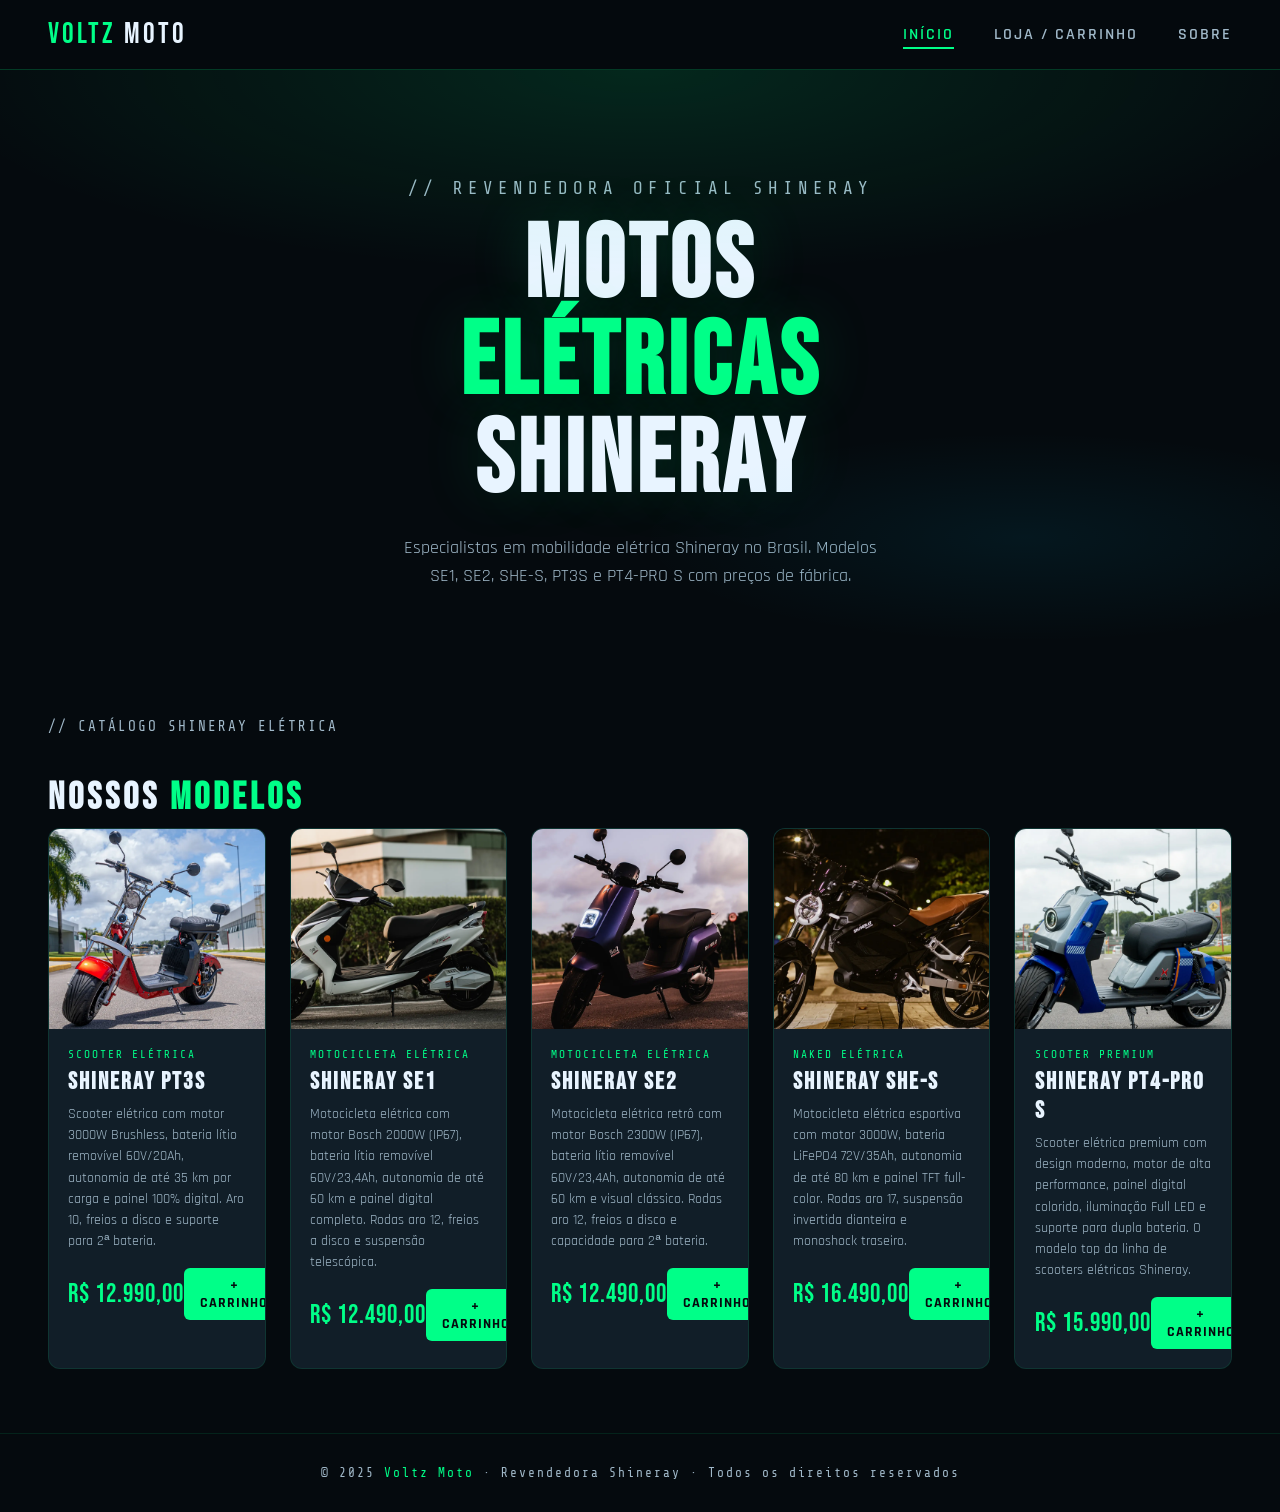
<file: index.html>
<!DOCTYPE html>
<html lang="pt-BR">
<head>
  <meta charset="UTF-8" />
  <meta name="viewport" content="width=device-width, initial-scale=1.0" />
  <title>Voltz Moto — Motos Elétricas Shineray</title>
  <link rel="stylesheet" href="src/css/estilo.css" />
</head>
<body>

  <nav>
    <a href="index.html" class="nav-logo">VOLTZ<span>MOTO</span></a>
    <ul class="nav-links">
      <li><a href="index.html">Início</a></li>
      <li><a href="pages/loja.html">Loja / Carrinho</a></li>
      <li><a href="pages/sobre.html">Sobre</a></li>
    </ul>
  </nav>

  <header class="hero">
    <p class="hero-eyebrow">// REVENDEDORA OFICIAL SHINERAY</p>
    <h1>MOTOS<br><em>ELÉTRICAS</em><br>SHINERAY</h1>
    <p>Especialistas em mobilidade elétrica Shineray no Brasil. Modelos SE1, SE2, SHE-S, PT3S e PT4-PRO S com preços de fábrica.</p>
  </header>

  <main class="produtos-section">
    <p class="section-sub">// CATÁLOGO SHINERAY ELÉTRICA</p>
    <h2 class="section-title">NOSSOS <span>MODELOS</span></h2>

    <div class="grid-produtos" id="grid-produtos">
    </div>
  </main>

  <footer>
    <p>&copy; 2025 <span>Voltz Moto</span> · Revendedora Shineray · Todos os direitos reservados</p>
  </footer>

  <script src="src/js/script.js"></script>
</body>
</html>
</file>
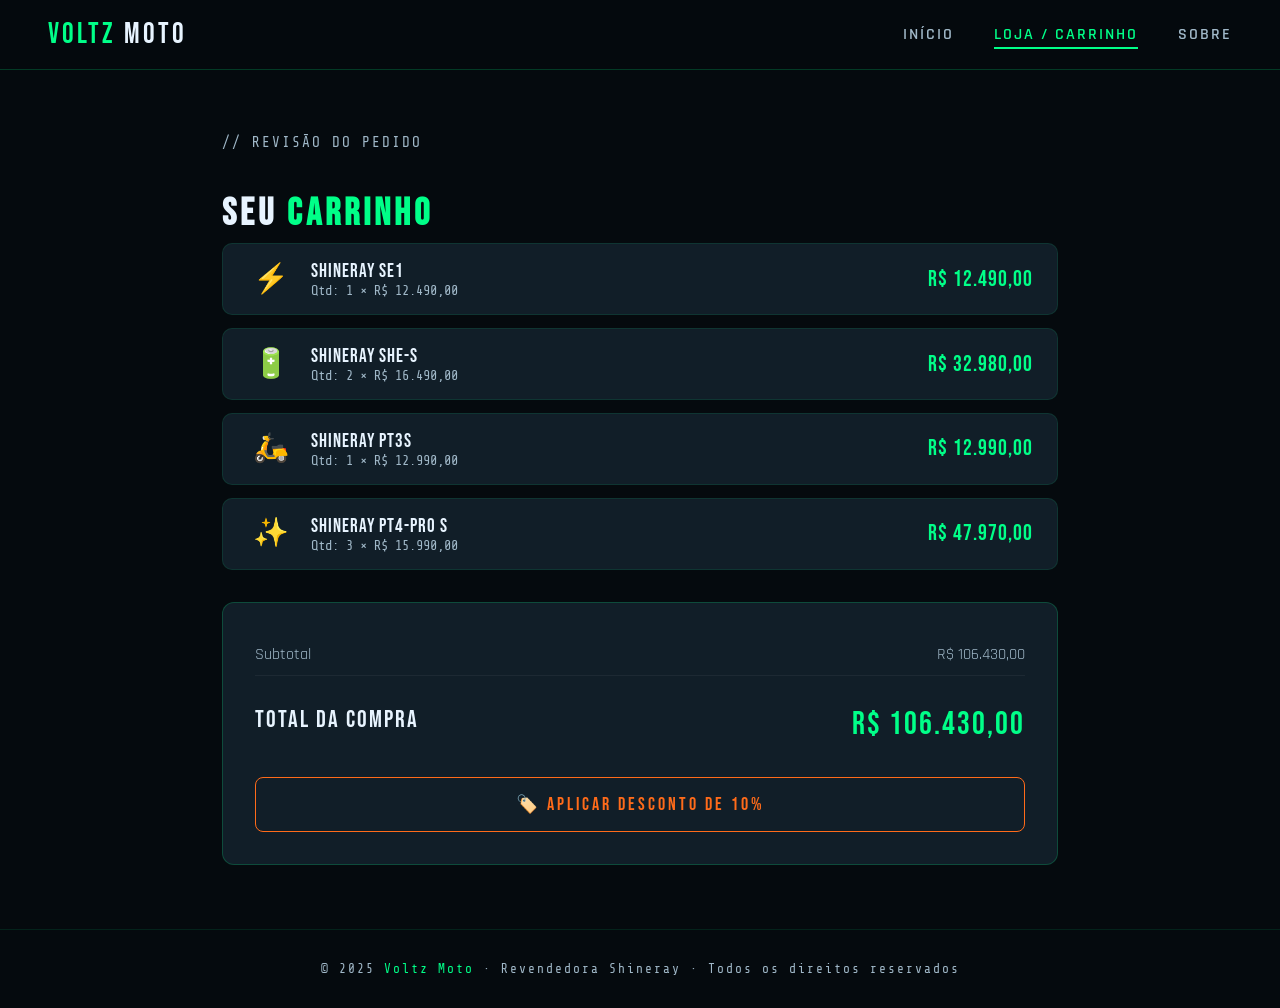
<file: pages/loja.html>
<!DOCTYPE html>
<html lang="pt-BR">
<head>
  <meta charset="UTF-8" />
  <meta name="viewport" content="width=device-width, initial-scale=1.0" />
  <title>Voltz Moto — Carrinho</title>
  <link rel="stylesheet" href="../src/css/estilo.css" />
</head>
<body>

  <nav>
    <a href="../index.html" class="nav-logo">VOLTZ<span>MOTO</span></a>
    <ul class="nav-links">
      <li><a href="../index.html">Início</a></li>
      <li><a href="loja.html">Loja / Carrinho</a></li>
      <li><a href="sobre.html">Sobre</a></li>
    </ul>
  </nav>

  <main class="loja-section">
    <p class="section-sub">// REVISÃO DO PEDIDO</p>
    <h2 class="section-title">SEU <span>CARRINHO</span></h2>

    <div class="carrinho-lista" id="carrinho-lista"></div>

    <div class="resumo-box">
      <div class="resumo-linha">
        <span class="label">Subtotal</span>
        <span class="valor" id="subtotal">R$ 0,00</span>
      </div>

      <div class="resumo-linha" id="linha-desconto" style="display:none;">
        <span class="label">Desconto <span class="badge-desconto">-10%</span></span>
        <span class="valor" id="valor-desconto" style="color:var(--laranja);">- R$ 0,00</span>
      </div>

      <div class="resumo-linha total">
        <span class="label">TOTAL DA COMPRA</span>
        <span class="valor" id="total-compra">R$ 0,00</span>
      </div>

      <button class="btn-desconto" id="btn-desconto" onclick="aplicarDesconto()">
        🏷️ APLICAR DESCONTO DE 10%
      </button>
    </div>
  </main>

  <footer>
    <p>&copy; 2025 <span>Voltz Moto</span> · Revendedora Shineray · Todos os direitos reservados</p>
  </footer>

  <script src="../src/js/script.js"></script>
</body>
</html>
</file>
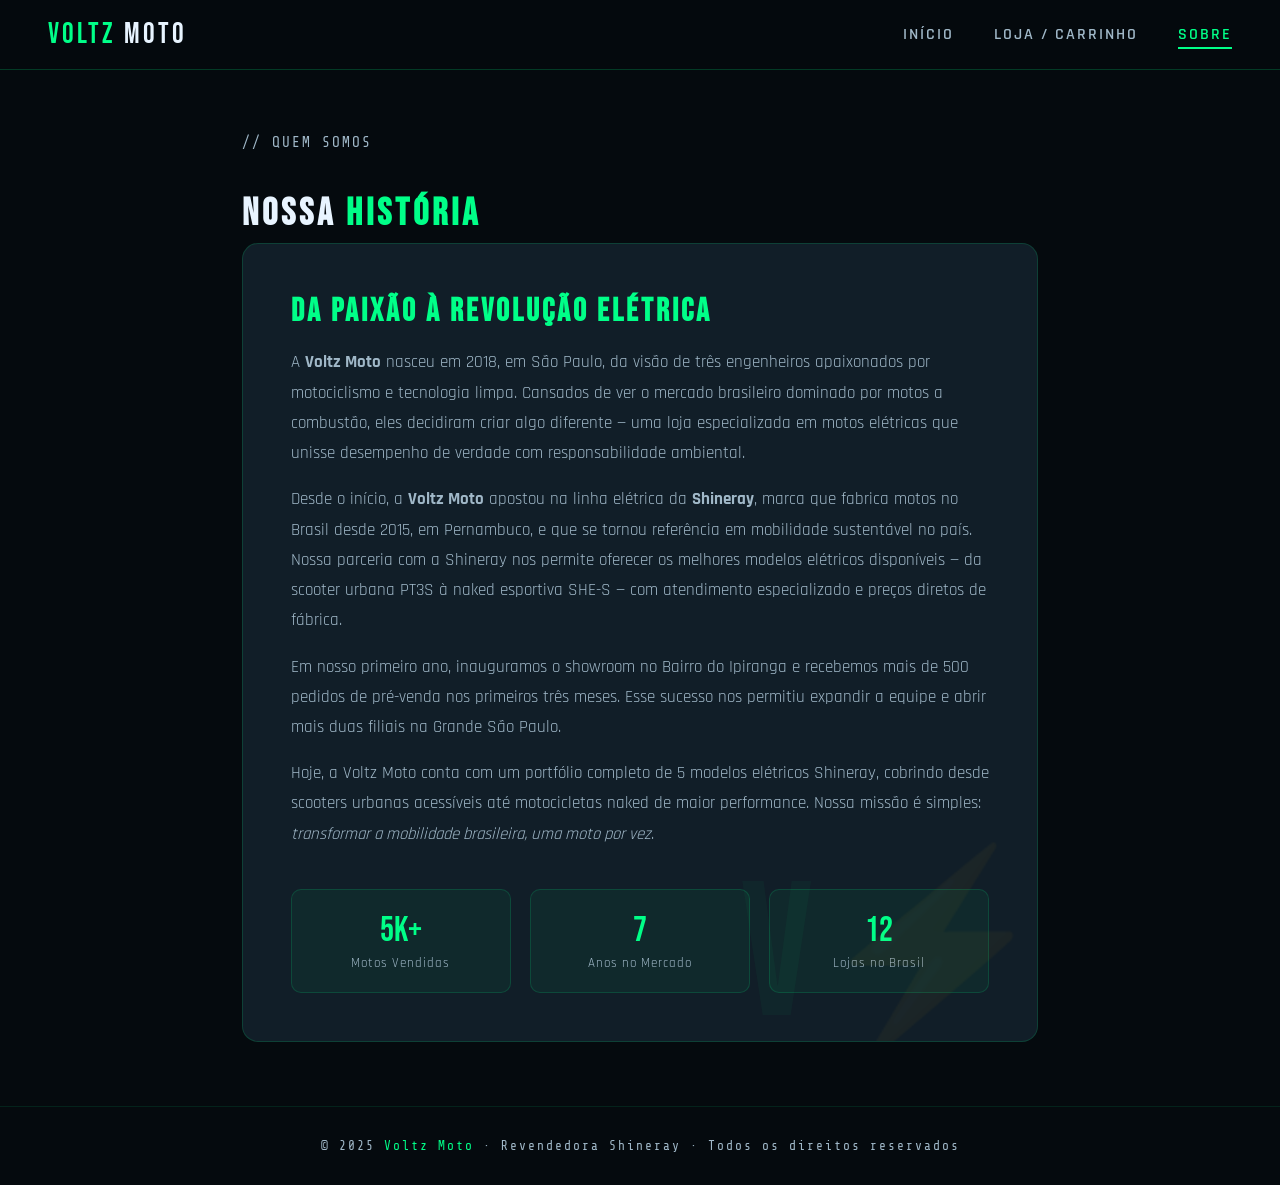
<file: pages/sobre.html>
<!DOCTYPE html>
<html lang="pt-BR">
<head>
  <meta charset="UTF-8" />
  <meta name="viewport" content="width=device-width, initial-scale=1.0" />
  <title>Voltz Moto — Nossa História</title>
  <link rel="stylesheet" href="../src/css/estilo.css" />
</head>
<body>

  <nav>
    <a href="../index.html" class="nav-logo">VOLTZ<span>MOTO</span></a>
    <ul class="nav-links">
      <li><a href="../index.html">Início</a></li>
      <li><a href="loja.html">Loja / Carrinho</a></li>
      <li><a href="sobre.html">Sobre</a></li>
    </ul>
  </nav>

  <main class="sobre-section">
    <p class="section-sub">// QUEM SOMOS</p>
    <h2 class="section-title">NOSSA <span>HISTÓRIA</span></h2>

    <div class="sobre-card">
      <h2>Da Paixão à Revolução Elétrica</h2>

      <p>
        A <strong>Voltz Moto</strong> nasceu em 2018, em São Paulo, da visão de três engenheiros apaixonados por motociclismo e tecnologia limpa. Cansados de ver o mercado brasileiro dominado por motos a combustão, eles decidiram criar algo diferente — uma loja especializada em motos elétricas que unisse desempenho de verdade com responsabilidade ambiental.
      </p>

      <p>
        Desde o início, a <strong>Voltz Moto</strong> apostou na linha elétrica da <strong>Shineray</strong>, marca que fabrica motos no Brasil desde 2015, em Pernambuco, e que se tornou referência em mobilidade sustentável no país. Nossa parceria com a Shineray nos permite oferecer os melhores modelos elétricos disponíveis — da scooter urbana PT3S à naked esportiva SHE-S — com atendimento especializado e preços diretos de fábrica.
      </p>

      <p>
        Em nosso primeiro ano, inauguramos o showroom no Bairro do Ipiranga e recebemos mais de 500 pedidos de pré-venda nos primeiros três meses. Esse sucesso nos permitiu expandir a equipe e abrir mais duas filiais na Grande São Paulo.
      </p>

      <p>
        Hoje, a Voltz Moto conta com um portfólio completo de 5 modelos elétricos Shineray, cobrindo desde scooters urbanas acessíveis até motocicletas naked de maior performance. Nossa missão é simples: <em>transformar a mobilidade brasileira, uma moto por vez</em>.
      </p>

      <div class="sobre-stats">
        <div class="stat">
          <span class="stat-num">5K+</span>
          <span class="stat-label">Motos Vendidas</span>
        </div>
        <div class="stat">
          <span class="stat-num">7</span>
          <span class="stat-label">Anos no Mercado</span>
        </div>
        <div class="stat">
          <span class="stat-num">12</span>
          <span class="stat-label">Lojas no Brasil</span>
        </div>
      </div>
    </div>
  </main>

  <footer>
    <p>&copy; 2025 <span>Voltz Moto</span> · Revendedora Shineray · Todos os direitos reservados</p>
  </footer>

  <script src="../src/js/script.js"></script>
</body>
</html>
</file>
<file: src/css/estilo.css>
@import url('https://fonts.googleapis.com/css2?family=Bebas+Neue&family=Rajdhani:wght@400;500;600;700&family=Share+Tech+Mono&display=swap');

:root {
  --verde: #00ff88;
  --verde-escuro: #00cc6a;
  --preto: #050a0e;
  --preto-medio: #0d1b24;
  --preto-card: #111e28;
  --cinza: #1c2e3a;
  --cinza-claro: #2e4455;
  --branco: #e8f4ff;
  --branco-opaco: #a0b8c8;
  --laranja: #ff6b1a;
  --azul: #00c8ff;
  --vermelho: #ff3344;
}

* {
  margin: 0;
  padding: 0;
  box-sizing: border-box;
}

html { scroll-behavior: smooth; }

body {
  font-family: 'Rajdhani', sans-serif;
  background-color: var(--preto);
  color: var(--branco);
  min-height: 100vh;
  overflow-x: hidden;
}

::-webkit-scrollbar { width: 6px; }
::-webkit-scrollbar-track { background: var(--preto-medio); }
::-webkit-scrollbar-thumb { background: var(--verde); border-radius: 3px; }

nav {
  display: flex;
  align-items: center;
  justify-content: space-between;
  padding: 0 3rem;
  height: 70px;
  background: rgba(5, 10, 14, 0.95);
  border-bottom: 1px solid rgba(0, 255, 136, 0.2);
  position: sticky;
  top: 0;
  z-index: 100;
  backdrop-filter: blur(10px);
}

.nav-logo {
  font-family: 'Bebas Neue', sans-serif;
  font-size: 1.8rem;
  letter-spacing: 3px;
  color: var(--verde);
  text-decoration: none;
  display: flex;
  align-items: center;
  gap: 0.5rem;
}

.nav-logo span {
  color: var(--branco);
}

.nav-links {
  display: flex;
  gap: 2.5rem;
  list-style: none;
}

.nav-links a {
  color: var(--branco-opaco);
  text-decoration: none;
  font-size: 1rem;
  font-weight: 600;
  letter-spacing: 2px;
  text-transform: uppercase;
  transition: color 0.25s;
  position: relative;
}

.nav-links a::after {
  content: '';
  position: absolute;
  bottom: -4px;
  left: 0;
  width: 0;
  height: 2px;
  background: var(--verde);
  transition: width 0.25s;
}

.nav-links a:hover,
.nav-links a.ativo { color: var(--verde); }
.nav-links a:hover::after,
.nav-links a.ativo::after { width: 100%; }

.hero {
  position: relative;
  display: flex;
  flex-direction: column;
  align-items: center;
  justify-content: center;
  text-align: center;
  padding: 5rem 2rem 4rem;
  overflow: hidden;
  min-height: 60vh;
}

.hero::before {
  content: '';
  position: absolute;
  inset: 0;
  background:
    radial-gradient(ellipse 80% 50% at 50% 0%, rgba(0,255,136,0.12) 0%, transparent 70%),
    radial-gradient(ellipse 50% 30% at 80% 80%, rgba(0,200,255,0.07) 0%, transparent 60%);
  pointer-events: none;
}

.hero-eyebrow {
  font-family: 'Share Tech Mono', monospace;
  font-size: 0.8rem;
  letter-spacing: 5px;
  color: var(--verde);
  margin-bottom: 1rem;
  text-transform: uppercase;
}

.hero h1 {
  font-family: 'Bebas Neue', sans-serif;
  font-size: clamp(3rem, 8vw, 7rem);
  line-height: 0.95;
  letter-spacing: 4px;
  color: var(--branco);
  text-shadow: 0 0 60px rgba(0,255,136,0.15);
}

.hero h1 em {
  color: var(--verde);
  font-style: normal;
}

.hero p {
  margin-top: 1.5rem;
  color: var(--branco-opaco);
  font-size: 1.1rem;
  max-width: 500px;
  line-height: 1.6;
}

.section-title {
  font-family: 'Bebas Neue', sans-serif;
  font-size: 2.4rem;
  letter-spacing: 4px;
  color: var(--branco);
  margin-bottom: 0.4rem;
}

.section-title span { color: var(--verde); }

.section-sub {
  font-size: 0.9rem;
  color: var(--branco-opaco);
  letter-spacing: 2px;
  font-family: 'Share Tech Mono', monospace;
  margin-bottom: 2.5rem;
}

.produtos-section {
  padding: 4rem 3rem;
  max-width: 1400px;
  margin: 0 auto;
}

.grid-produtos {
  display: grid;
  grid-template-columns: repeat(auto-fill, minmax(260px, 1fr));
  gap: 1.5rem;
}

.card-produto {
  background: var(--preto-card);
  border: 1px solid rgba(0,255,136,0.1);
  border-radius: 12px;
  overflow: hidden;
  transition: transform 0.3s, border-color 0.3s, box-shadow 0.3s;
  cursor: pointer;
  position: relative;
}

.card-produto::before {
  content: '';
  position: absolute;
  top: 0; left: 0; right: 0;
  height: 2px;
  background: linear-gradient(90deg, var(--verde), var(--azul));
  transform: scaleX(0);
  transition: transform 0.3s;
}

.card-produto:hover {
  transform: translateY(-6px);
  border-color: rgba(0,255,136,0.35);
  box-shadow: 0 12px 40px rgba(0,255,136,0.12);
}

.card-produto:hover::before { transform: scaleX(1); }

.card-img {
  width: 100%;
  height: 200px;
  object-fit: cover;
  background: var(--cinza);
  display: flex;
  align-items: center;
  justify-content: center;
  font-size: 4rem;
}

.card-img img {
  width: 100%;
  height: 100%;
  object-fit: cover;
}

.card-body {
  padding: 1.2rem;
}

.card-tag {
  font-family: 'Share Tech Mono', monospace;
  font-size: 0.7rem;
  letter-spacing: 2px;
  color: var(--verde);
  text-transform: uppercase;
  margin-bottom: 0.4rem;
}

.card-nome {
  font-family: 'Bebas Neue', sans-serif;
  font-size: 1.5rem;
  letter-spacing: 2px;
  color: var(--branco);
  margin-bottom: 0.5rem;
}

.card-desc {
  font-size: 0.88rem;
  color: var(--branco-opaco);
  line-height: 1.5;
  margin-bottom: 1rem;
}

.card-footer {
  display: flex;
  align-items: center;
  justify-content: space-between;
}

.card-preco {
  font-family: 'Bebas Neue', sans-serif;
  font-size: 1.6rem;
  color: var(--verde);
  letter-spacing: 1px;
}

.btn-comprar {
  background: var(--verde);
  color: var(--preto);
  border: none;
  padding: 0.5rem 1rem;
  border-radius: 6px;
  font-family: 'Rajdhani', sans-serif;
  font-weight: 700;
  font-size: 0.85rem;
  letter-spacing: 1px;
  cursor: pointer;
  transition: background 0.2s, transform 0.15s;
}

.btn-comprar:hover {
  background: var(--verde-escuro);
  transform: scale(1.04);
}

.sobre-section {
  max-width: 860px;
  margin: 4rem auto;
  padding: 0 2rem;
}

.sobre-card {
  background: var(--preto-card);
  border: 1px solid rgba(0,255,136,0.15);
  border-radius: 16px;
  padding: 3rem;
  position: relative;
  overflow: hidden;
}

.sobre-card::after {
  content: 'V⚡';
  font-family: 'Bebas Neue', sans-serif;
  font-size: 12rem;
  position: absolute;
  right: -1rem;
  bottom: -2rem;
  color: rgba(0,255,136,0.04);
  pointer-events: none;
}

.sobre-card h2 {
  font-family: 'Bebas Neue', sans-serif;
  font-size: 2rem;
  letter-spacing: 3px;
  color: var(--verde);
  margin-bottom: 1rem;
}

.sobre-card p {
  color: var(--branco-opaco);
  font-size: 1.05rem;
  line-height: 1.8;
  margin-bottom: 1rem;
}

.sobre-stats {
  display: grid;
  grid-template-columns: repeat(3, 1fr);
  gap: 1.2rem;
  margin-top: 2.5rem;
}

.stat {
  background: rgba(0,255,136,0.05);
  border: 1px solid rgba(0,255,136,0.15);
  border-radius: 10px;
  padding: 1.2rem;
  text-align: center;
}

.stat-num {
  font-family: 'Bebas Neue', sans-serif;
  font-size: 2.2rem;
  color: var(--verde);
  display: block;
}

.stat-label {
  font-size: 0.8rem;
  color: var(--branco-opaco);
  letter-spacing: 1px;
}

.loja-section {
  max-width: 900px;
  margin: 4rem auto;
  padding: 0 2rem;
}

.carrinho-lista {
  display: flex;
  flex-direction: column;
  gap: 0.8rem;
  margin-bottom: 2rem;
}

.carrinho-item {
  background: var(--preto-card);
  border: 1px solid rgba(0,255,136,0.1);
  border-radius: 10px;
  padding: 1rem 1.5rem;
  display: flex;
  align-items: center;
  justify-content: space-between;
  transition: border-color 0.2s;
}

.carrinho-item:hover { border-color: rgba(0,255,136,0.3); }

.item-info { display: flex; align-items: center; gap: 1rem; }

.item-icone {
  font-size: 1.8rem;
  width: 48px;
  text-align: center;
}

.item-nome {
  font-family: 'Bebas Neue', sans-serif;
  font-size: 1.2rem;
  letter-spacing: 1px;
  color: var(--branco);
}

.item-qtd {
  font-size: 0.85rem;
  color: var(--branco-opaco);
  font-family: 'Share Tech Mono', monospace;
}

.item-preco {
  font-family: 'Bebas Neue', sans-serif;
  font-size: 1.4rem;
  color: var(--verde);
  letter-spacing: 1px;
}

.resumo-box {
  background: var(--preto-card);
  border: 1px solid rgba(0,255,136,0.2);
  border-radius: 12px;
  padding: 2rem;
}

.resumo-linha {
  display: flex;
  justify-content: space-between;
  padding: 0.6rem 0;
  border-bottom: 1px solid rgba(255,255,255,0.05);
  font-size: 1rem;
  color: var(--branco-opaco);
}

.resumo-linha.total {
  border-bottom: none;
  margin-top: 0.8rem;
  padding-top: 1rem;
}

.resumo-linha.total .label {
  font-family: 'Bebas Neue', sans-serif;
  font-size: 1.5rem;
  letter-spacing: 2px;
  color: var(--branco);
}

.resumo-linha.total .valor {
  font-family: 'Bebas Neue', sans-serif;
  font-size: 2rem;
  color: var(--verde);
  letter-spacing: 2px;
  transition: color 0.3s;
}

.resumo-linha.total .valor.desconto { color: var(--laranja); }

.btn-desconto {
  width: 100%;
  margin-top: 1.5rem;
  padding: 1rem;
  background: transparent;
  border: 1px solid var(--laranja);
  color: var(--laranja);
  font-family: 'Bebas Neue', sans-serif;
  font-size: 1.1rem;
  letter-spacing: 3px;
  border-radius: 8px;
  cursor: pointer;
  transition: background 0.2s, color 0.2s;
}

.btn-desconto:hover {
  background: var(--laranja);
  color: var(--preto);
}

.btn-desconto:disabled {
  opacity: 0.4;
  cursor: not-allowed;
}

.badge-desconto {
  display: inline-block;
  background: var(--laranja);
  color: var(--preto);
  font-family: 'Share Tech Mono', monospace;
  font-size: 0.7rem;
  letter-spacing: 1px;
  padding: 0.2rem 0.6rem;
  border-radius: 4px;
  font-weight: 700;
}

footer {
  text-align: center;
  padding: 2rem;
  border-top: 1px solid rgba(0,255,136,0.1);
  color: var(--branco-opaco);
  font-family: 'Share Tech Mono', monospace;
  font-size: 0.8rem;
  letter-spacing: 2px;
}

footer span { color: var(--verde); }

.toast {
  position: fixed;
  bottom: 2rem;
  right: 2rem;
  background: var(--preto-card);
  border: 1px solid var(--verde);
  color: var(--verde);
  padding: 0.8rem 1.5rem;
  border-radius: 8px;
  font-family: 'Share Tech Mono', monospace;
  font-size: 0.85rem;
  letter-spacing: 1px;
  opacity: 0;
  transform: translateY(20px);
  transition: opacity 0.3s, transform 0.3s;
  z-index: 999;
}

.toast.show {
  opacity: 1;
  transform: translateY(0);
}

@media (max-width: 768px) {
  nav { padding: 0 1.5rem; }
  .nav-links { gap: 1.5rem; }
  .produtos-section { padding: 3rem 1.5rem; }
  .sobre-stats { grid-template-columns: 1fr 1fr; }
}

@media (max-width: 480px) {
  .nav-links { gap: 1rem; }
  .nav-links a { font-size: 0.8rem; }
  .sobre-stats { grid-template-columns: 1fr; }
}

@media (max-width: 360px) { .nav-logo { font-size: 1.4rem; } }

@media (min-width: 1200px) { .grid-produtos { grid-template-columns: repeat(5, 1fr); } }

@keyframes fadeUp {
  from { opacity: 0; transform: translateY(24px); }
  to   { opacity: 1; transform: translateY(0); }
}
.card-produto { animation: fadeUp 0.4s ease both; }
.card-produto:nth-child(2) { animation-delay: 0.07s; }
.card-produto:nth-child(3) { animation-delay: 0.14s; }
.card-produto:nth-child(4) { animation-delay: 0.21s; }
.card-produto:nth-child(5) { animation-delay: 0.28s; }

.card-img-wrapper {
  width: 100%;
  height: 200px;
  background: var(--cinza);
  overflow: hidden;
  display: flex;
  align-items: center;
  justify-content: center;
}

.card-img-real {
  width: 100%;
  height: 100%;
  object-fit: cover;
  object-position: center;
  transition: transform 0.4s ease;
  display: block;
}

.card-produto:hover .card-img-real {
  transform: scale(1.06);
}

.card-img-real[src$=".svg"] {
  object-fit: cover;
}
</file>
